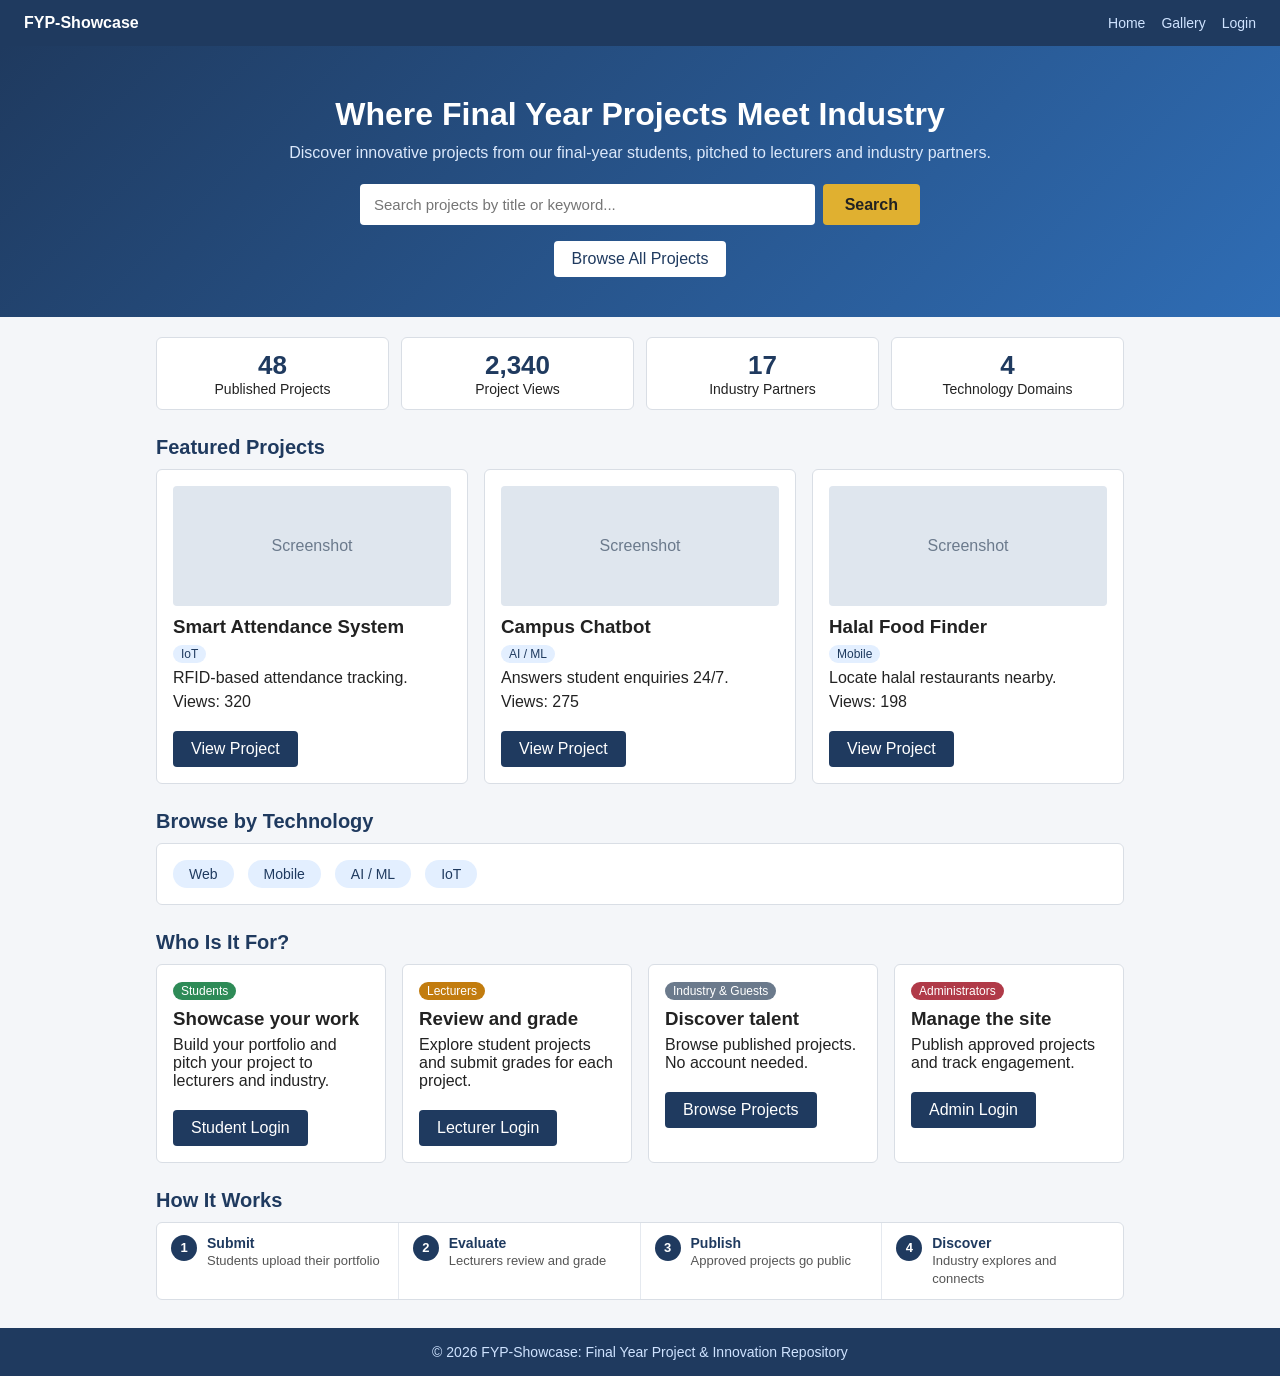
<file: web/index.html>
<!DOCTYPE html>
<html lang="en">
<head>
<meta charset="UTF-8">
<meta name="viewport" content="width=device-width, initial-scale=1">
<title>FYP-Showcase | Final Year Project &amp; Innovation Repository</title>
<link rel="stylesheet" href="css/style.css">
</head>
<body>
<header>
  <strong>FYP-Showcase</strong>
  <nav><a href="index.html">Home</a><a href="gallery.html">Gallery</a><a href="login.html">Login</a></nav>
</header>

<section class="hero">
  <div class="hero-inner">
    <h1>Where Final Year Projects Meet Industry</h1>
    <p>Discover innovative projects from our final-year students, pitched to lecturers and industry partners.</p>
    <form class="hero-search" action="gallery.html" method="get">
      <input type="text" name="q" placeholder="Search projects by title or keyword...">
      <button type="submit">Search</button>
    </form>
    <div class="hero-links">
      <a class="btn btn-light" href="gallery.html">Browse All Projects</a>
    </div>
  </div>
</section>

<main>
  <div class="stats">
    <div class="card stat"><b>48</b>Published Projects</div>
    <div class="card stat"><b>2,340</b>Project Views</div>
    <div class="card stat"><b>17</b>Industry Partners</div>
    <div class="card stat"><b>4</b>Technology Domains</div>
  </div>

  <h2>Featured Projects</h2>
  <div class="grid">
    <div class="card"><div class="thumb">Screenshot</div><h3>Smart Attendance System</h3><span class="tag">IoT</span><p>RFID-based attendance tracking.</p><p>Views: 320</p><a class="btn" href="project-detail.html?id=1">View Project</a></div>
    <div class="card"><div class="thumb">Screenshot</div><h3>Campus Chatbot</h3><span class="tag">AI / ML</span><p>Answers student enquiries 24/7.</p><p>Views: 275</p><a class="btn" href="project-detail.html?id=2">View Project</a></div>
    <div class="card"><div class="thumb">Screenshot</div><h3>Halal Food Finder</h3><span class="tag">Mobile</span><p>Locate halal restaurants nearby.</p><p>Views: 198</p><a class="btn" href="project-detail.html?id=3">View Project</a></div>
  </div>

  <h2>Browse by Technology</h2>
  <div class="card domains">
    <a class="tag tag-lg" href="gallery.html?domain=Web">Web</a>
    <a class="tag tag-lg" href="gallery.html?domain=Mobile">Mobile</a>
    <a class="tag tag-lg" href="gallery.html?domain=AI%20%2F%20ML">AI / ML</a>
    <a class="tag tag-lg" href="gallery.html?domain=IoT">IoT</a>
  </div>

  <h2>Who Is It For?</h2>
  <div class="grid grid-4">
    <div class="card"><span class="role student">Students</span><h3>Showcase your work</h3><p>Build your portfolio and pitch your project to lecturers and industry.</p><a class="btn" href="login.html">Student Login</a></div>
    <div class="card"><span class="role lecturer">Lecturers</span><h3>Review and grade</h3><p>Explore student projects and submit grades for each project.</p><a class="btn" href="login.html">Lecturer Login</a></div>
    <div class="card"><span class="role guest">Industry &amp; Guests</span><h3>Discover talent</h3><p>Browse published projects. No account needed.</p><a class="btn" href="gallery.html">Browse Projects</a></div>
    <div class="card"><span class="role admin">Administrators</span><h3>Manage the site</h3><p>Publish approved projects and track engagement.</p><a class="btn" href="login.html">Admin Login</a></div>
  </div>

  <h2>How It Works</h2>
  <div class="steps">
    <div class="step"><span class="step-no">1</span><div><span class="t">Submit</span><span class="d">Students upload their portfolio</span></div></div>
    <div class="step"><span class="step-no">2</span><div><span class="t">Evaluate</span><span class="d">Lecturers review and grade</span></div></div>
    <div class="step"><span class="step-no">3</span><div><span class="t">Publish</span><span class="d">Approved projects go public</span></div></div>
    <div class="step"><span class="step-no">4</span><div><span class="t">Discover</span><span class="d">Industry explores and connects</span></div></div>
  </div>
</main>

<footer>
  <p>&copy; 2026 FYP-Showcase: Final Year Project &amp; Innovation Repository</p>
</footer>
</body>
</html>
</file>
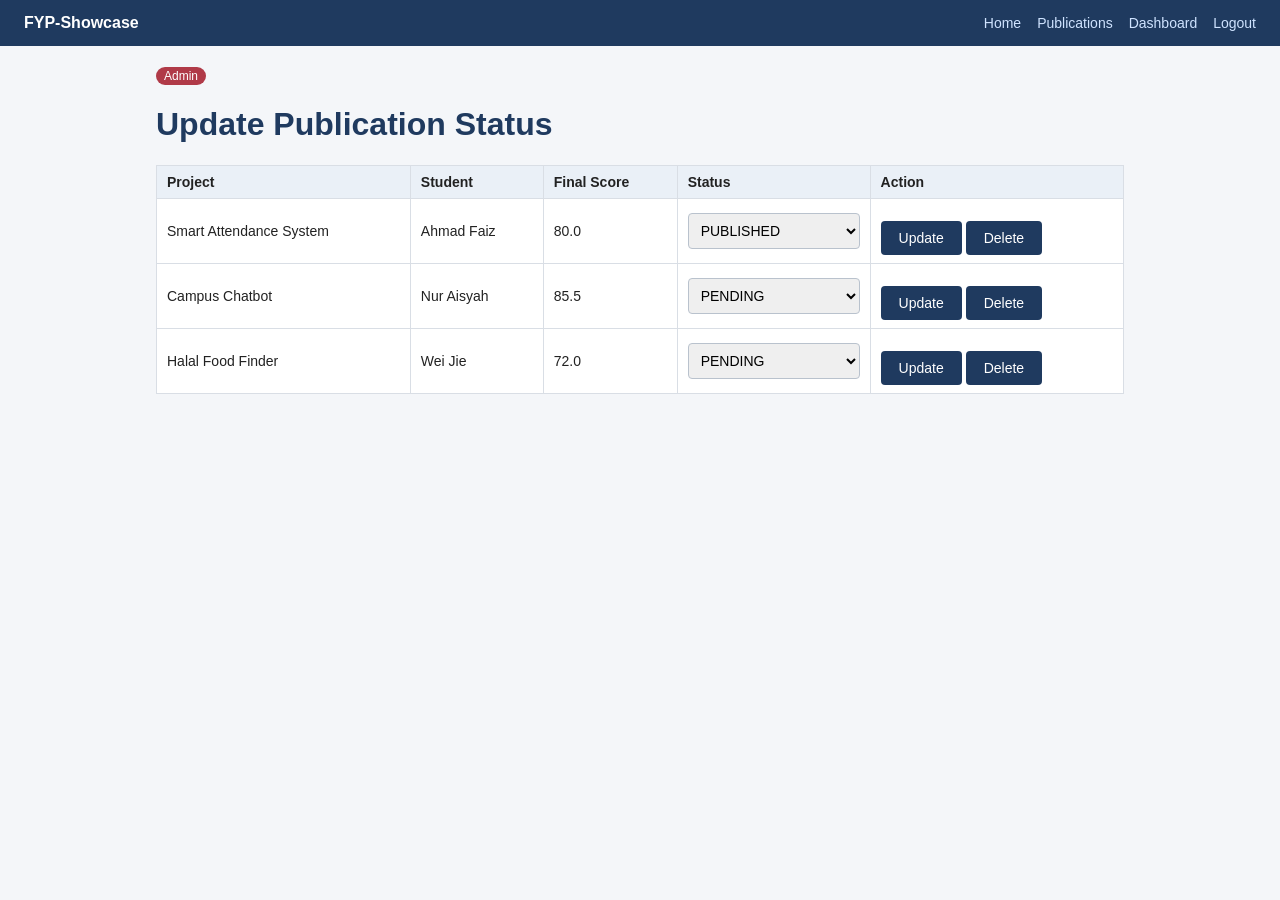
<file: web/admin-publish.html>
<!DOCTYPE html>
<html lang="en">
<head>
<meta charset="UTF-8">
<meta name="viewport" content="width=device-width, initial-scale=1">
<title>Admin - Publication Status</title>
<link rel="stylesheet" href="css/style.css">
</head>
<body>
<header>
  <strong>FYP-Showcase</strong>
  <nav><a href="index.html">Home</a><a href="admin-publish.html">Publications</a><a href="dashboard.html">Dashboard</a><a href="login.html">Logout</a></nav>
</header>
<main>
  <span class="role admin">Admin</span>
  <h1>Update Publication Status</h1>
  <table id="projects">
    <tr><th>Project</th><th>Student</th><th>Final Score</th><th>Status</th><th>Action</th></tr>
    <tr>
      <td>Smart Attendance System</td><td>Ahmad Faiz</td><td>80.0</td>
      <td><select><option>PENDING</option><option selected>PUBLISHED</option><option>HIDDEN</option></select></td>
      <td>
        <button onclick="alert('Status updated')">Update</button>
        <button onclick="deleteRow(this, 'Delete project Smart Attendance System? This cannot be undone.')">Delete</button>
      </td>
    </tr>
    <tr>
      <td>Campus Chatbot</td><td>Nur Aisyah</td><td>85.5</td>
      <td><select><option selected>PENDING</option><option>PUBLISHED</option><option>HIDDEN</option></select></td>
      <td>
        <button onclick="alert('Status updated')">Update</button>
        <button onclick="deleteRow(this, 'Delete project Campus Chatbot? This cannot be undone.')">Delete</button>
      </td>
    </tr>
    <tr>
      <td>Halal Food Finder</td><td>Wei Jie</td><td>72.0</td>
      <td><select><option selected>PENDING</option><option>PUBLISHED</option><option>HIDDEN</option></select></td>
      <td>
        <button onclick="alert('Status updated')">Update</button>
        <button onclick="deleteRow(this, 'Delete project Halal Food Finder? This cannot be undone.')">Delete</button>
      </td>
    </tr>
  </table>

  <script>
    function deleteRow(btn, message) {
      if (confirm(message)) {
        var tr = btn.parentNode.parentNode;
        tr.parentNode.removeChild(tr);
      }
    }
  </script>
</main>
</body>
</html>
</file>
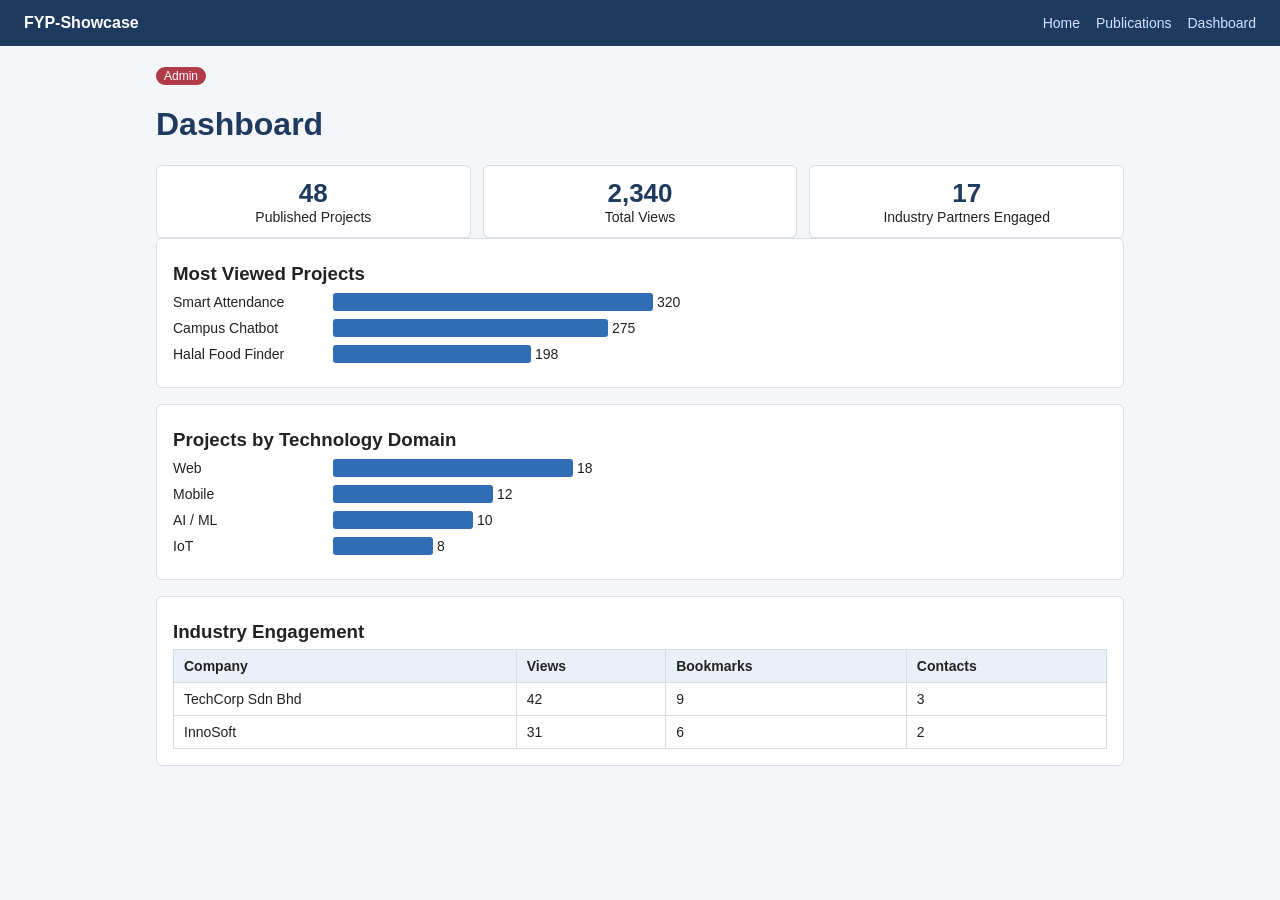
<file: web/dashboard.html>
<!DOCTYPE html>
<html lang="en">
<head>
<meta charset="UTF-8">
<meta name="viewport" content="width=device-width, initial-scale=1">
<title>Dashboard</title>
<link rel="stylesheet" href="css/style.css">
</head>
<body>
<header>
  <strong>FYP-Showcase</strong>
  <nav><a href="index.html">Home</a><a href="admin-publish.html">Publications</a><a href="dashboard.html">Dashboard</a></nav>
</header>
<main>
  <span class="role admin">Admin</span>
  <h1>Dashboard</h1>
  <div class="stats">
    <div class="card stat"><b>48</b>Published Projects</div>
    <div class="card stat"><b>2,340</b>Total Views</div>
    <div class="card stat"><b>17</b>Industry Partners Engaged</div>
  </div>

  <div class="card">
    <h3>Most Viewed Projects</h3>
    <div class="bar-row"><span class="l">Smart Attendance</span><div class="bar" style="width:320px"></div>&nbsp;320</div>
    <div class="bar-row"><span class="l">Campus Chatbot</span><div class="bar" style="width:275px"></div>&nbsp;275</div>
    <div class="bar-row"><span class="l">Halal Food Finder</span><div class="bar" style="width:198px"></div>&nbsp;198</div>
  </div>

  <div class="card">
    <h3>Projects by Technology Domain</h3>
    <div class="bar-row"><span class="l">Web</span><div class="bar" style="width:240px"></div>&nbsp;18</div>
    <div class="bar-row"><span class="l">Mobile</span><div class="bar" style="width:160px"></div>&nbsp;12</div>
    <div class="bar-row"><span class="l">AI / ML</span><div class="bar" style="width:140px"></div>&nbsp;10</div>
    <div class="bar-row"><span class="l">IoT</span><div class="bar" style="width:100px"></div>&nbsp;8</div>
  </div>

  <div class="card">
    <h3>Industry Engagement</h3>
    <table>
      <tr><th>Company</th><th>Views</th><th>Bookmarks</th><th>Contacts</th></tr>
      <tr><td>TechCorp Sdn Bhd</td><td>42</td><td>9</td><td>3</td></tr>
      <tr><td>InnoSoft</td><td>31</td><td>6</td><td>2</td></tr>
    </table>
  </div>
</main>
</body>
</html>
</file>
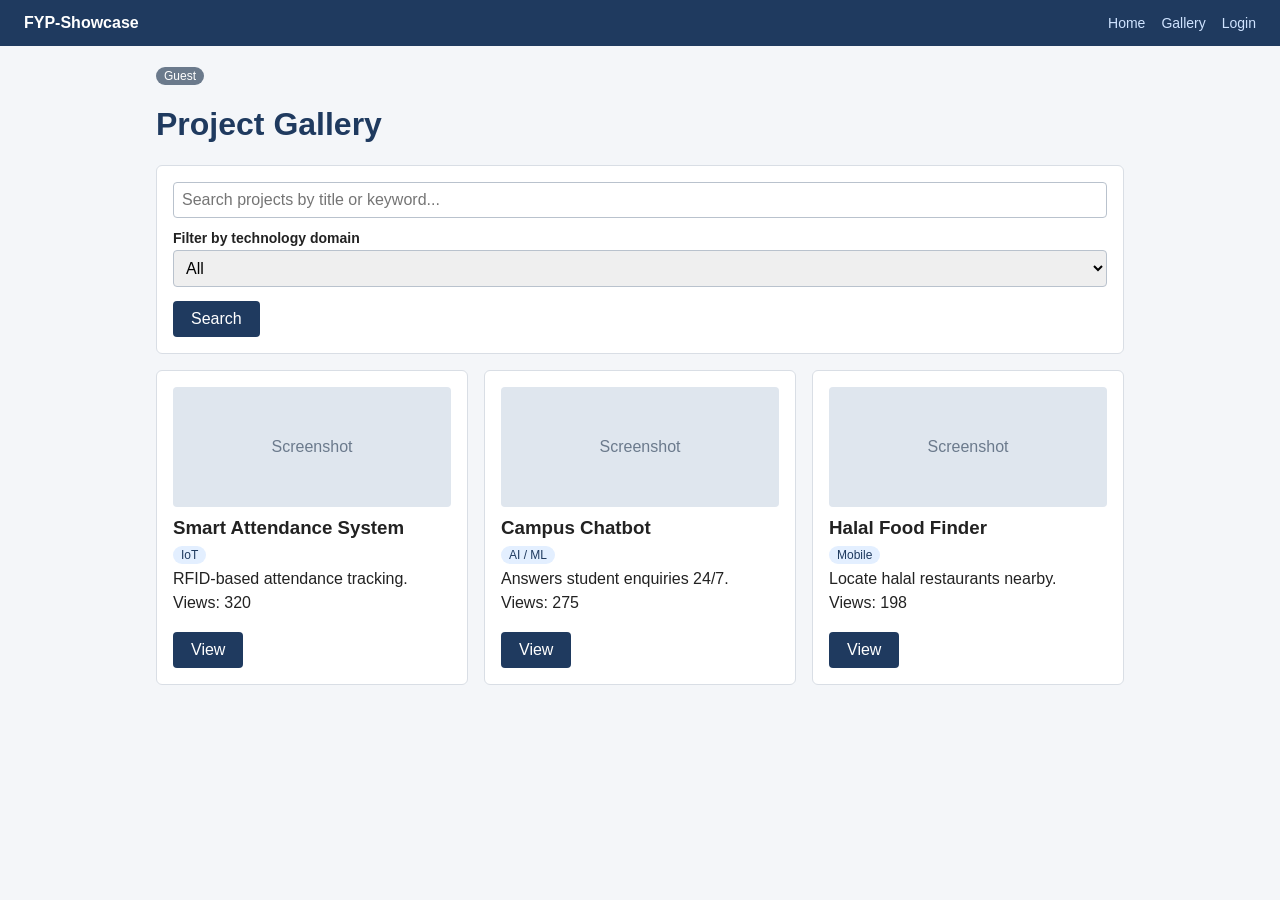
<file: web/gallery.html>
<!DOCTYPE html>
<html lang="en">
<head>
<meta charset="UTF-8">
<meta name="viewport" content="width=device-width, initial-scale=1">
<title>Project Gallery</title>
<link rel="stylesheet" href="css/style.css">
</head>
<body>
<header>
  <strong>FYP-Showcase</strong>
  <nav><a href="index.html">Home</a><a href="gallery.html">Gallery</a><a href="login.html">Login</a></nav>
</header>
<main>
  <span class="role guest">Guest</span>
  <h1>Project Gallery</h1>
  <div class="card">
    <input type="text" id="q" placeholder="Search projects by title or keyword..." oninput="applyFilter()">
    <label>Filter by technology domain</label>
    <select id="domain" onchange="applyFilter()">
      <option value="All">All</option>
      <option value="Web">Web</option>
      <option value="Mobile">Mobile</option>
      <option value="AI / ML">AI / ML</option>
      <option value="IoT">IoT</option>
    </select>
    <button type="button" onclick="applyFilter()">Search</button>
  </div>

  <div class="grid" id="projectGrid">
    <div class="card" data-domain="IoT"><div class="thumb">Screenshot</div><h3>Smart Attendance System</h3><span class="tag">IoT</span><p>RFID-based attendance tracking.</p><p>Views: 320</p><a class="btn" href="project-detail.html?id=1">View</a></div>
    <div class="card" data-domain="AI / ML"><div class="thumb">Screenshot</div><h3>Campus Chatbot</h3><span class="tag">AI / ML</span><p>Answers student enquiries 24/7.</p><p>Views: 275</p><a class="btn" href="project-detail.html?id=2">View</a></div>
    <div class="card" data-domain="Mobile"><div class="thumb">Screenshot</div><h3>Halal Food Finder</h3><span class="tag">Mobile</span><p>Locate halal restaurants nearby.</p><p>Views: 198</p><a class="btn" href="project-detail.html?id=3">View</a></div>
  </div>
  <p id="empty" style="display:none">No projects match your search.</p>
</main>

<script>
  function applyFilter() {
    var q = document.getElementById("q").value.toLowerCase();
    var d = document.getElementById("domain").value;
    var cards = document.querySelectorAll("#projectGrid .card");
    var shown = 0;
    for (var i = 0; i < cards.length; i++) {
      var matchText = cards[i].textContent.toLowerCase().indexOf(q) !== -1;
      var matchDomain = (d === "All" || cards[i].getAttribute("data-domain") === d);
      var show = matchText && matchDomain;
      cards[i].style.display = show ? "" : "none";
      if (show) { shown++; }
    }
    document.getElementById("empty").style.display = shown === 0 ? "block" : "none";
  }

  var params = new URLSearchParams(window.location.search);
  document.getElementById("q").value = params.get("q") || "";
  document.getElementById("domain").value = params.get("domain") || "All";
  applyFilter();
</script>
</body>
</html>
</file>
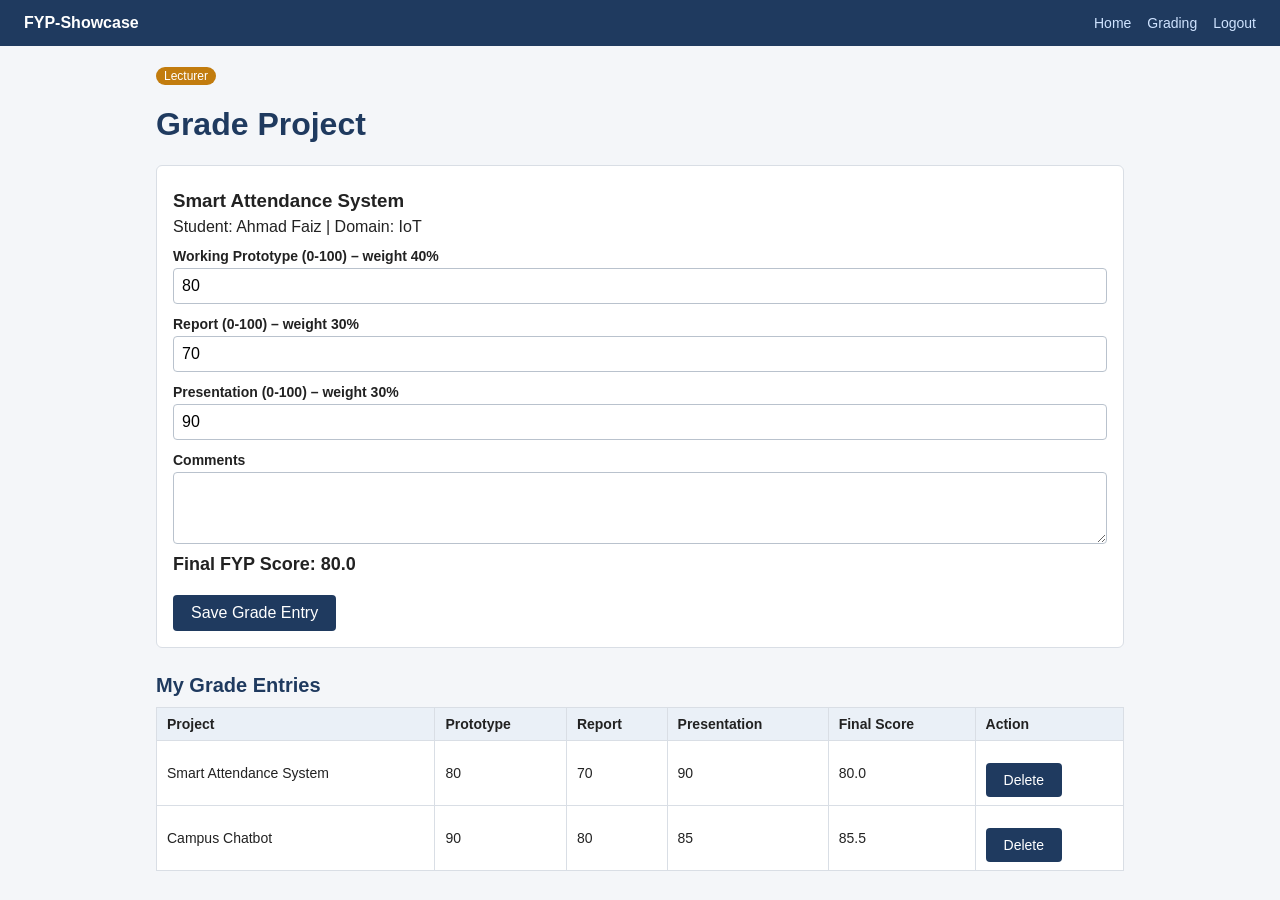
<file: web/lecturer-grade.html>
<!DOCTYPE html>
<html lang="en">
<head>
<meta charset="UTF-8">
<meta name="viewport" content="width=device-width, initial-scale=1">
<title>Lecturer Grading</title>
<link rel="stylesheet" href="css/style.css">
</head>
<body>
<header>
  <strong>FYP-Showcase</strong>
  <nav><a href="index.html">Home</a><a href="lecturer-grade.html">Grading</a><a href="login.html">Logout</a></nav>
</header>
<main>
  <span class="role lecturer">Lecturer</span>
  <h1>Grade Project</h1>
  <div class="card">
    <h3>Smart Attendance System</h3>
    <p>Student: Ahmad Faiz | Domain: IoT</p>
    <label>Working Prototype (0-100) – weight 40%</label><input id="p" type="number" min="0" max="100" value="80" oninput="calc()">
    <label>Report (0-100) – weight 30%</label><input id="r" type="number" min="0" max="100" value="70" oninput="calc()">
    <label>Presentation (0-100) – weight 30%</label><input id="s" type="number" min="0" max="100" value="90" oninput="calc()">
    <label>Comments</label><textarea rows="3"></textarea>
    <p style="font-size:18px"><b>Final FYP Score: <span id="f">80.0</span></b></p>
    <button>Save Grade Entry</button>
  </div>

  <h2>My Grade Entries</h2>
  <table id="gradeEntries">
    <tr><th>Project</th><th>Prototype</th><th>Report</th><th>Presentation</th><th>Final Score</th><th>Action</th></tr>
    <tr>
      <td>Smart Attendance System</td><td>80</td><td>70</td><td>90</td><td>80.0</td>
      <td><button onclick="deleteRow(this, 'Delete grade entry for Smart Attendance System?')">Delete</button></td>
    </tr>
    <tr>
      <td>Campus Chatbot</td><td>90</td><td>80</td><td>85</td><td>85.5</td>
      <td><button onclick="deleteRow(this, 'Delete grade entry for Campus Chatbot?')">Delete</button></td>
    </tr>
  </table>

  <script>
    function calc() {
      var p = parseFloat(document.getElementById('p').value) || 0;
      var r = parseFloat(document.getElementById('r').value) || 0;
      var s = parseFloat(document.getElementById('s').value) || 0;
      document.getElementById('f').textContent = (p * 0.4 + r * 0.3 + s * 0.3).toFixed(1);
    }
    function deleteRow(btn, message) {
      if (confirm(message)) {
        var row = btn.parentNode.parentNode;
        row.parentNode.removeChild(row);
      }
    }
    calc();
  </script>
</main>
</body>
</html>
</file>
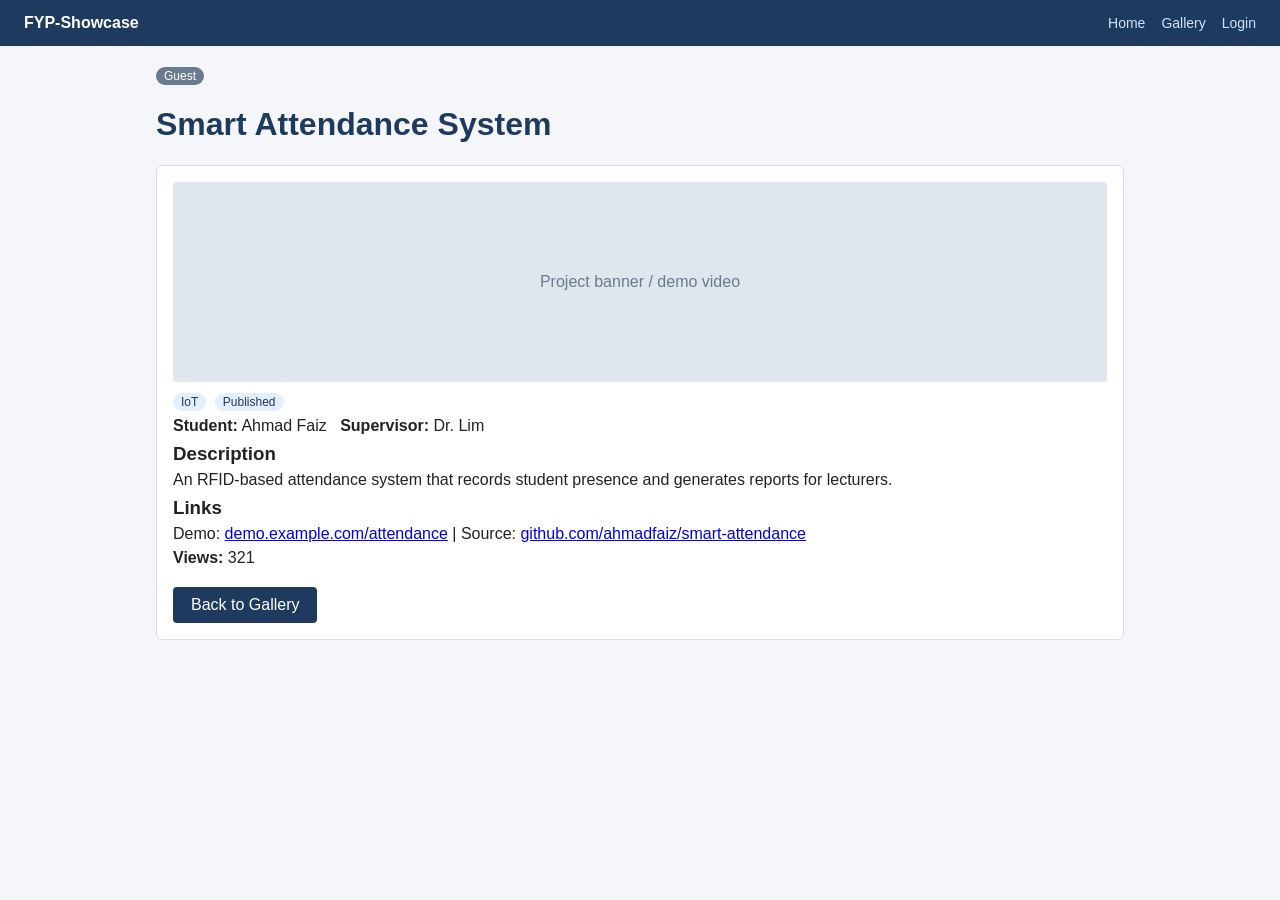
<file: web/project-detail.html>
<!DOCTYPE html>
<html lang="en">
<head>
<meta charset="UTF-8">
<meta name="viewport" content="width=device-width, initial-scale=1">
<title>Project Detail</title>
<link rel="stylesheet" href="css/style.css">
</head>
<body>
<header>
  <strong>FYP-Showcase</strong>
  <nav><a href="index.html">Home</a><a href="gallery.html">Gallery</a><a href="login.html">Login</a></nav>
</header>
<main>
  <span class="role guest">Guest</span>
  <div id="notFound" class="card" style="display:none">
    <p>Project not found.</p>
    <a class="btn" href="gallery.html">Back to Gallery</a>
  </div>
  <div id="detail">
    <h1 id="title"></h1>
    <div class="card">
      <div class="thumb" style="height:200px">Project banner / demo video</div>
      <p><span class="tag" id="domain"></span> <span class="tag">Published</span></p>
      <p><b>Student:</b> <span id="student"></span> &nbsp; <b>Supervisor:</b> <span id="supervisor"></span></p>
      <h3>Description</h3>
      <p id="description"></p>
      <h3>Links</h3>
      <p>Demo: <a id="demo" href="#"></a> | Source: <a id="source" href="#"></a></p>
      <p><b>Views:</b> <span id="views"></span></p>
      <a class="btn" href="gallery.html">Back to Gallery</a>
    </div>
  </div>
</main>

<script>
  var projects = {
    "1": { title: "Smart Attendance System", domain: "IoT", student: "Ahmad Faiz", supervisor: "Dr. Lim",
           description: "An RFID-based attendance system that records student presence and generates reports for lecturers.",
           demo: "demo.example.com/attendance", source: "github.com/ahmadfaiz/smart-attendance", views: 321 },
    "2": { title: "Campus Chatbot", domain: "AI / ML", student: "Nur Aisyah", supervisor: "Dr. Tan",
           description: "A chatbot that answers student enquiries about timetables, fees and campus facilities around the clock.",
           demo: "demo.example.com/chatbot", source: "github.com/nuraisyah/campus-chatbot", views: 275 },
    "3": { title: "Halal Food Finder", domain: "Mobile", student: "Wei Jie", supervisor: "Dr. Farah",
           description: "A mobile app that helps users locate halal-certified restaurants nearby, with reviews and opening hours.",
           demo: "demo.example.com/halalfinder", source: "github.com/weijie/halal-food-finder", views: 198 }
  };

  var id = new URLSearchParams(window.location.search).get("id") || "1";
  var p = projects[id];

  if (!p) {
    document.getElementById("detail").style.display = "none";
    document.getElementById("notFound").style.display = "block";
  } else {
    document.title = p.title + " | FYP-Showcase";
    document.getElementById("title").textContent = p.title;
    document.getElementById("domain").textContent = p.domain;
    document.getElementById("student").textContent = p.student;
    document.getElementById("supervisor").textContent = p.supervisor;
    document.getElementById("description").textContent = p.description;
    document.getElementById("demo").textContent = p.demo;
    document.getElementById("source").textContent = p.source;
    document.getElementById("views").textContent = p.views;
  }
</script>
</body>
</html>
</file>
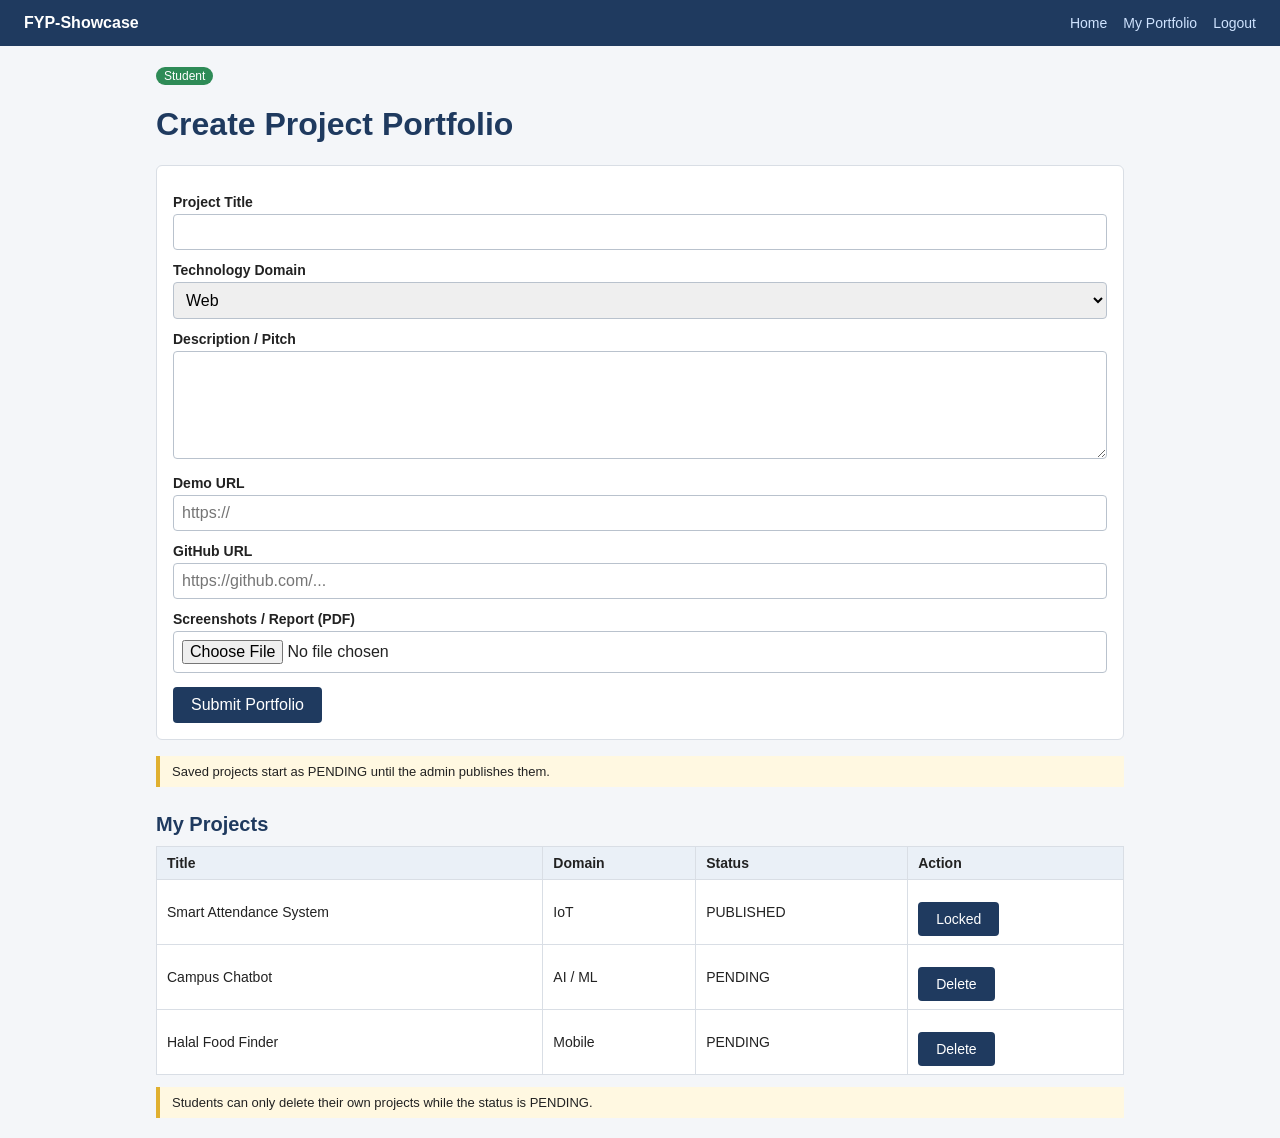
<file: web/student-create-project.html>
<!DOCTYPE html>
<html lang="en">
<head>
<meta charset="UTF-8">
<meta name="viewport" content="width=device-width, initial-scale=1">
<title>Create Project Portfolio</title>
<link rel="stylesheet" href="css/style.css">
</head>
<body>
<header>
  <strong>FYP-Showcase</strong>
  <nav><a href="index.html">Home</a><a href="student-create-project.html">My Portfolio</a><a href="login.html">Logout</a></nav>
</header>
<main>
  <span class="role student">Student</span>
  <h1>Create Project Portfolio</h1>
  <div class="card">
    <label>Project Title</label><input type="text">
    <label>Technology Domain</label>
    <select><option>Web</option><option>Mobile</option><option>AI / ML</option><option>IoT</option></select>
    <label>Description / Pitch</label><textarea rows="5"></textarea>
    <label>Demo URL</label><input type="text" placeholder="https://">
    <label>GitHub URL</label><input type="text" placeholder="https://github.com/...">
    <label>Screenshots / Report (PDF)</label><input type="file">
    <button>Submit Portfolio</button>
  </div>
  <div class="note">Saved projects start as PENDING until the admin publishes them.</div>

  <h2>My Projects</h2>
  <table id="myProjects">
    <tr><th>Title</th><th>Domain</th><th>Status</th><th>Action</th></tr>
    <tr>
      <td>Smart Attendance System</td><td>IoT</td><td>PUBLISHED</td>
      <td><button disabled title="Published projects cannot be deleted">Locked</button></td>
    </tr>
    <tr>
      <td>Campus Chatbot</td><td>AI / ML</td><td>PENDING</td>
      <td><button onclick="deleteRow(this, 'Delete project Campus Chatbot?')">Delete</button></td>
    </tr>
    <tr>
      <td>Halal Food Finder</td><td>Mobile</td><td>PENDING</td>
      <td><button onclick="deleteRow(this, 'Delete project Halal Food Finder?')">Delete</button></td>
    </tr>
  </table>
  <div class="note">Students can only delete their own projects while the status is PENDING.</div>

  <script>
    function deleteRow(btn, message) {
      if (confirm(message)) {
        var row = btn.parentNode.parentNode;
        row.parentNode.removeChild(row);
      }
    }
  </script>
</main>
</body>
</html>
</file>
<file: web/css/style.css>
* { box-sizing: border-box; }
body { font-family: Arial, Helvetica, sans-serif; margin: 0; background: #f4f6f9; color: #222; }
header { background: #1f3a5f; color: #fff; padding: 14px 24px; display: flex; justify-content: space-between; align-items: center; }
header a { color: #cfe3ff; margin-left: 16px; text-decoration: none; font-size: 14px; }
header a:hover { text-decoration: underline; }
main { max-width: 1000px; margin: 20px auto; padding: 0 16px; }
h1, h2 { color: #1f3a5f; }
h2 { margin: 26px 0 10px; font-size: 20px; }
.card { background: #fff; border: 1px solid #d9dee5; border-radius: 6px; padding: 16px; margin-bottom: 16px; }
.card h3 { margin: 8px 0 6px; }
.card p { margin: 6px 0; }
.grid { display: grid; grid-template-columns: repeat(auto-fill, minmax(260px, 1fr)); gap: 16px; }
.grid-4 { grid-template-columns: repeat(auto-fit, minmax(210px, 1fr)); }
.grid .card { margin-bottom: 0; }
.thumb { background: #dfe6ee; height: 120px; display: flex; align-items: center; justify-content: center; color: #6b7a8c; border-radius: 4px; margin-bottom: 10px; }
.tag { display: inline-block; background: #e3efff; color: #1f3a5f; font-size: 12px; padding: 2px 8px; border-radius: 10px; margin-right: 4px; }
.role { display: inline-block; font-size: 12px; padding: 2px 8px; border-radius: 10px; color: #fff; }
.guest { background: #6b7a8c; } .student { background: #2e8b57; } .lecturer { background: #c27c0e; } .admin { background: #b03a48; }
label { display: block; margin: 12px 0 4px; font-weight: bold; font-size: 14px; }
input, select, textarea { width: 100%; padding: 8px; border: 1px solid #b9c2cd; border-radius: 4px; font: inherit; }
button, .btn { background: #1f3a5f; color: #fff; border: 0; padding: 9px 18px; border-radius: 4px; cursor: pointer; text-decoration: none; display: inline-block; margin-top: 14px; font: inherit; }
table { width: 100%; border-collapse: collapse; background: #fff; }
th, td { border: 1px solid #d9dee5; padding: 8px 10px; text-align: left; font-size: 14px; }
th { background: #eaf0f7; }
.bar-row { display: flex; align-items: center; margin: 8px 0; font-size: 14px; }
.bar-row span.l { width: 160px; }
.bar { background: #2f6db5; height: 18px; border-radius: 3px; }
.stats { display: grid; grid-template-columns: repeat(auto-fit, minmax(150px, 1fr)); gap: 12px; }
.stats .card { margin-bottom: 0; }
.stat { text-align: center; padding: 12px; font-size: 14px; }
.stat b { display: block; font-size: 26px; color: #1f3a5f; }
.note { background: #fff8e1; border-left: 4px solid #e0b030; padding: 8px 12px; font-size: 13px; margin: 12px 0; }

/* Home page */
.hero { background: linear-gradient(135deg, #1f3a5f, #2f6db5); color: #fff; padding: 48px 16px 40px; text-align: center; }
.hero-inner { max-width: 720px; margin: 0 auto; }
.hero h1 { color: #fff; font-size: 32px; line-height: 1.25; margin: 0 0 10px; }
.hero p { margin: 0 0 22px; font-size: 16px; color: #dbe8fb; }
.hero-search { display: flex; gap: 8px; max-width: 560px; margin: 0 auto 16px; }
.hero-search input { flex: 1; border: 0; padding: 12px 14px; font-size: 15px; }
.hero-search button { margin-top: 0; background: #e0b030; color: #222; font-weight: bold; padding: 0 22px; }
.hero-links .btn { margin-top: 0; margin-left: 4px; margin-right: 4px; }
.btn-light { background: #fff; color: #1f3a5f; }
.btn-outline { background: transparent; border: 2px solid #fff; padding: 7px 18px; }
.domains { display: flex; gap: 10px; flex-wrap: wrap; }
.tag-lg { font-size: 14px; padding: 6px 16px; border-radius: 20px; text-decoration: none; }
.tag-lg:hover { background: #1f3a5f; color: #fff; }
.steps { display: flex; background: #fff; border: 1px solid #d9dee5; border-radius: 6px; }
.step { flex: 1; display: flex; gap: 10px; align-items: flex-start; padding: 12px 14px; border-right: 1px solid #e5e9ef; }
.step:last-child { border-right: 0; }
.step-no { flex: none; width: 26px; height: 26px; line-height: 26px; text-align: center; border-radius: 50%; background: #1f3a5f; color: #fff; font-size: 13px; font-weight: bold; }
.step .t { display: block; font-size: 14px; font-weight: bold; color: #1f3a5f; }
.step .d { font-size: 13px; color: #555; }
footer { text-align: center; padding: 16px; margin-top: 28px; background: #1f3a5f; color: #cfe3ff; font-size: 14px; }
footer p { margin: 0; }
@media (max-width: 700px) {
  .hero h1 { font-size: 26px; }
  .hero-search { flex-direction: column; }
  .hero-search button { padding: 10px; }
  .steps { flex-direction: column; }
  .step { border-right: 0; border-bottom: 1px solid #e5e9ef; }
  .step:last-child { border-bottom: 0; }
}
</file>
